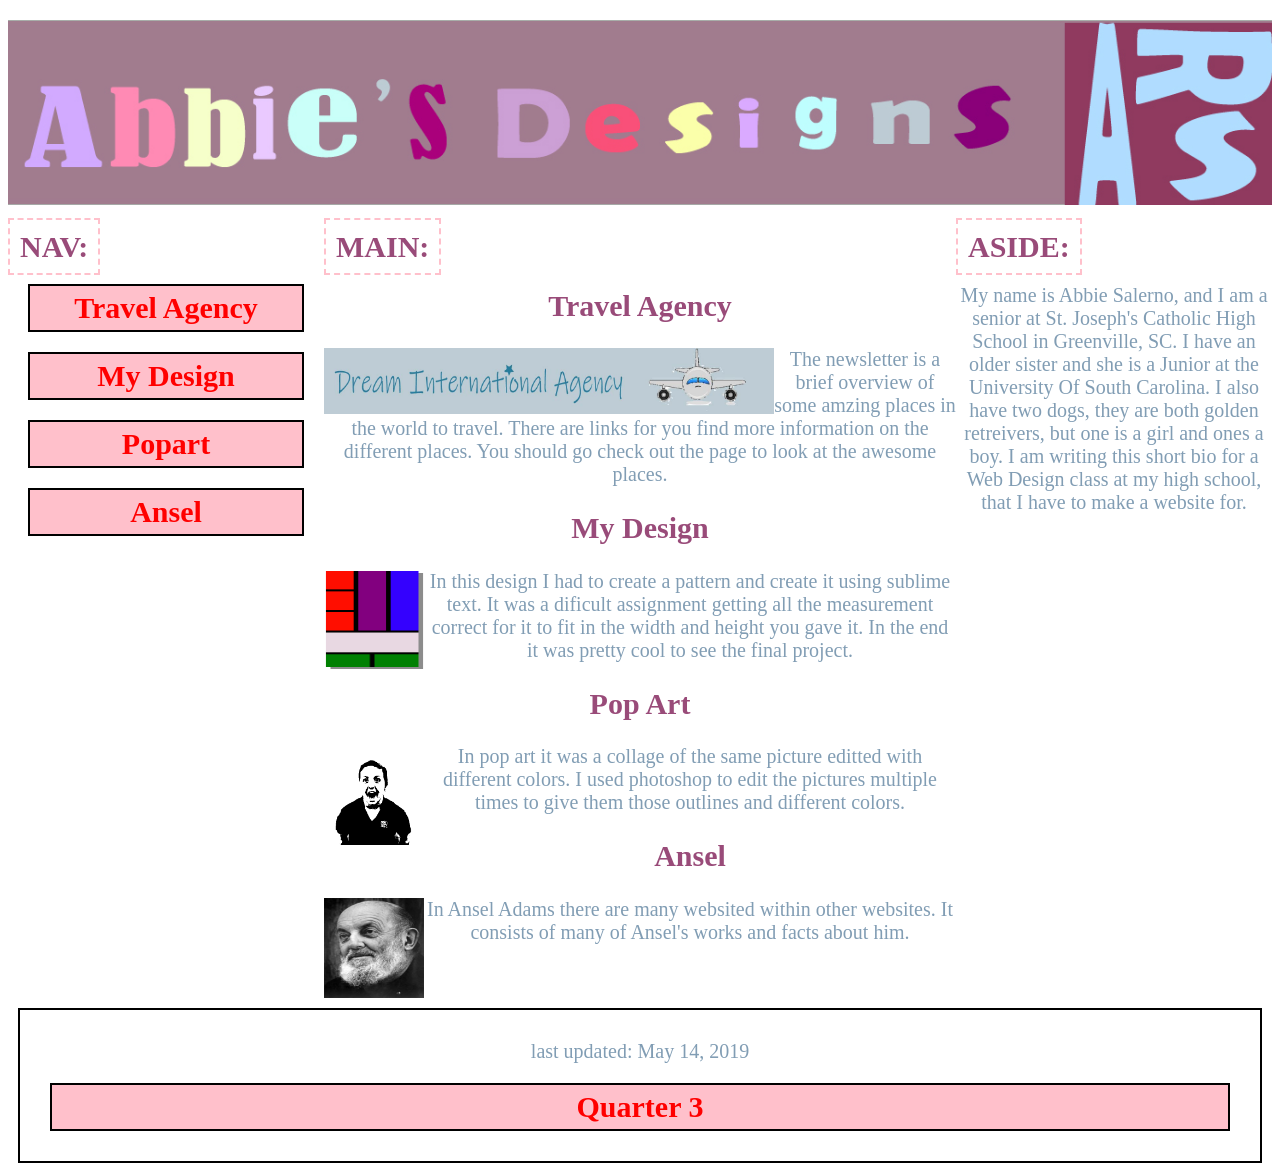
<file: index.html>
<!DOCTYPE html>
<html>
<head>
	<link rel="stylesheet" type="text/css" href="CSS/layoutstyle.css">
	<title></title>
</head>
<body>
	<header>
		<p> <img src="images/mylogo.jpg"> </p>
	</header>
	<div class="flex-container">
		<div class="c1">
			<nav>
			<h1> NAV: </h1>
			<a href="travelagency.html" target="_blank"> Travel Agency </a>
			<a href="mydesign1.html" target="_blank"> My Design </a>
			<a href="popart.html" target="_blank"> Popart </a>
			<a href="ansel.html" target="_blank"> Ansel </a>
			</nav>
		</div>
		<div class="c2">
			<h1> MAIN: </h1>
			<h2 class="h2">	Travel Agency </h2>
			<img src="images/travelagency-01.jpg" class="img left">
			<p> The newsletter is a brief overview of some amzing places in the world to travel. There are links for you find more information on the different places. You should go check out the page to look at the awesome places. </p>
			<h2 class="h2"> My Design </h2>
			<img src="images/mydesign.jpg" class="pic left">
			<p> In this design I had to create a pattern and create it using sublime text. It was a dificult assignment getting all the measurement correct for it to fit in the width and height you gave it. In the end it was pretty cool to see the final project. </p>
			<h2 class="h2"> Pop Art </h2>
			<img src="images/popart1.jpg" class="pic left">
			<p> In pop art it was a collage of the same picture editted with different colors. I used photoshop to edit the pictures multiple times to give them those outlines and different colors. </p>
			<h2 class="h2"> Ansel </h2>
			<img src="images/A.jpg" class="pic left">
			<p> In Ansel Adams there are many websited within other websites. It consists of many of Ansel's works and facts about him. </p>
				
		</div>
		<div class="c3">
			<h1 > ASIDE: </h1>
			<p> My name is Abbie Salerno, and I am a senior at St. Joseph's Catholic High School in Greenville, SC. I have an older sister and she is a Junior at the University Of South Carolina. I also have two dogs, they are both golden retreivers, but one is a girl and ones a boy. I am writing this short bio for a Web Design class at my high school, that I have to make a website for. </p>
		</div>
	</div>
	<footer> <p> last updated: May 14, 2019</p>
	 <a href="../q3/index.html">Quarter 3</a> </footer>

</body>
</html>
</file>
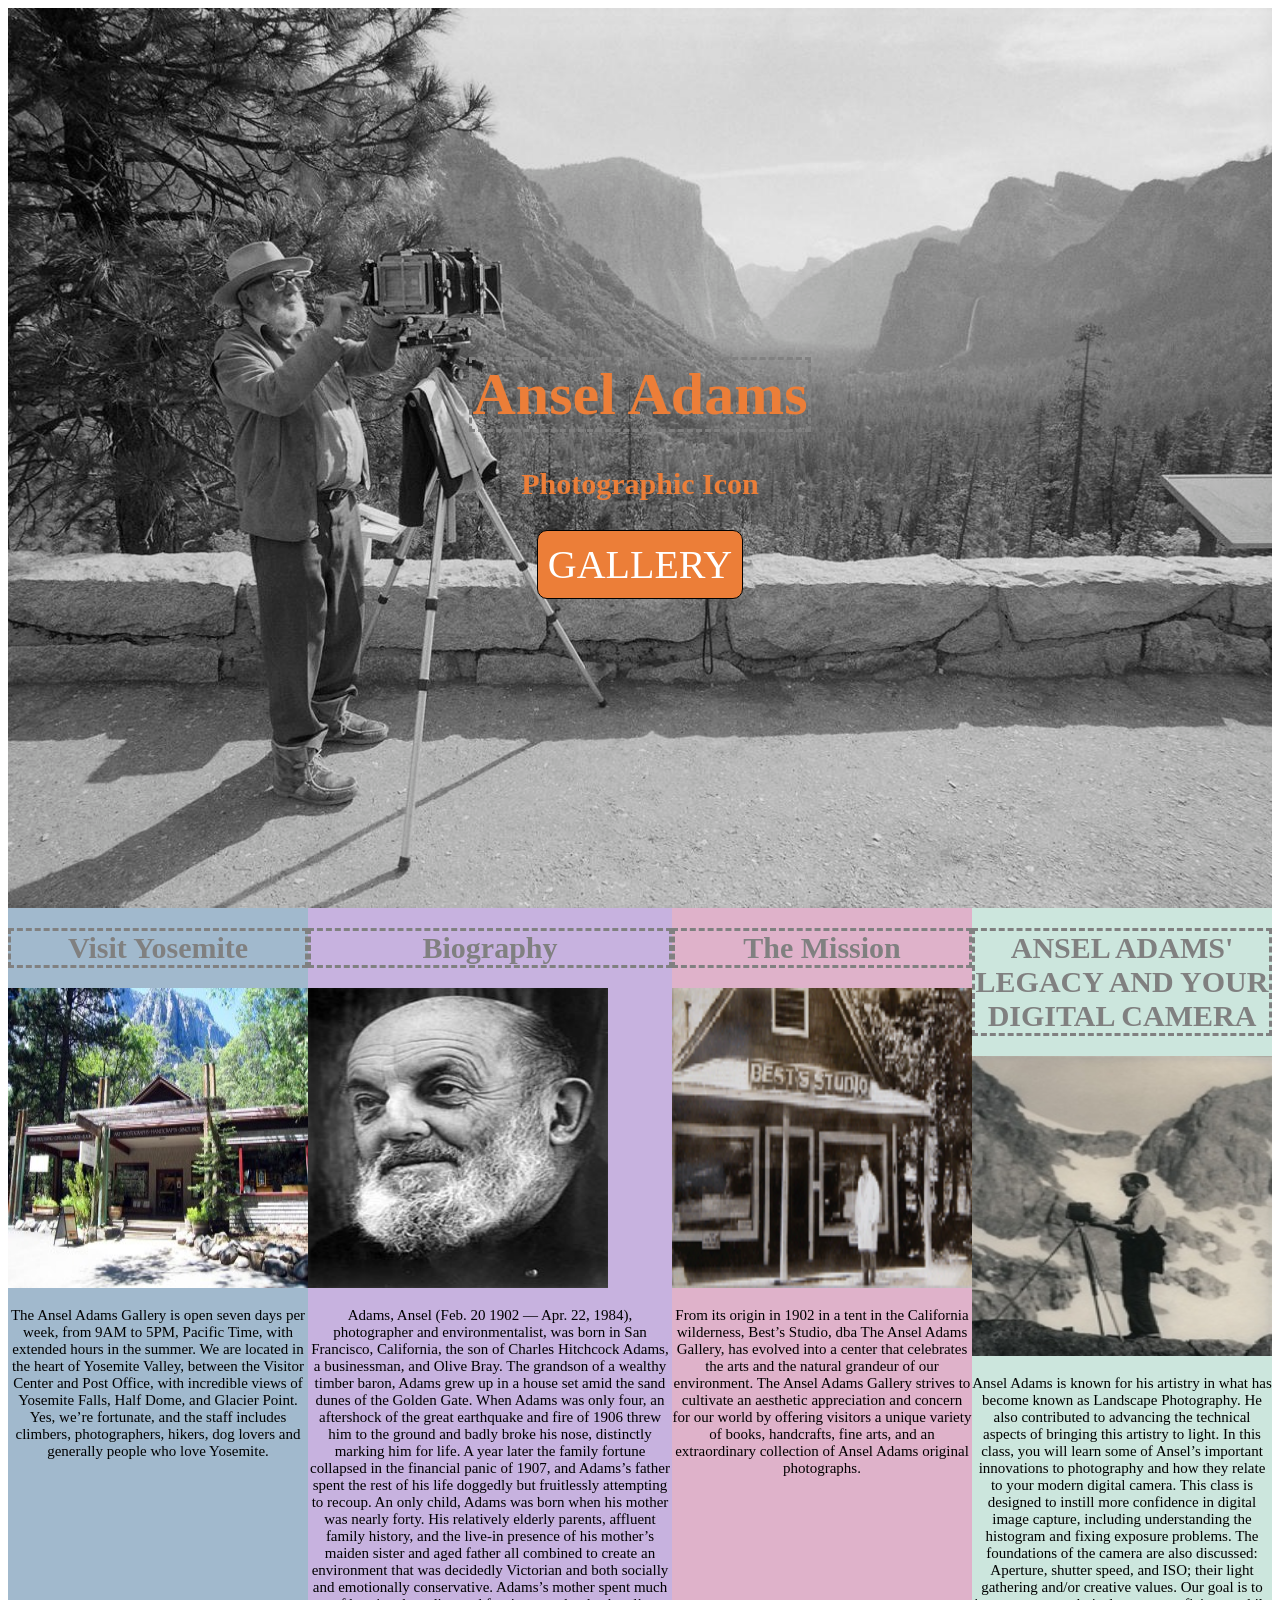
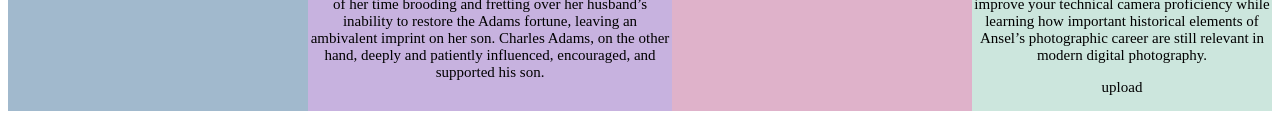
<file: aboutpage.html>
<!DOCTYPE html>
<html>
<head>
	<link rel="stylesheet" type="text/css" href="CSS/aboutpage.css">
	<title> About Page </title>
</head>
<body>
	<header class="bphoto">
		<h1 class="button1"> Ansel Adams </h1>
		<h2 class="button2"> Photographic Icon </h2>
		<a href="#" class="button"> gallery </a>
	</header>
<div class="flexcontainer">
	<div class="F1">
		<h1> Visit Yosemite </h1>
		<img src="images/AA.jpg">
		<p> The Ansel Adams Gallery is open seven days per week, from 9AM to 5PM, Pacific Time, with extended hours in the summer. We are located in the heart of Yosemite Valley, between the Visitor Center and Post Office, with incredible views of Yosemite Falls, Half Dome, and Glacier Point. Yes, we’re fortunate, and the staff includes climbers, photographers, hikers, dog lovers and generally people who love Yosemite. </p>
	</div>
	<div class="F2">
		<h1> Biography </h1>
		<img src="images/A.jpg">
		<p> Adams, Ansel (Feb. 20 1902 — Apr. 22, 1984), photographer and environmentalist, was born in San Francisco, California, the son of Charles Hitchcock Adams, a businessman, and Olive Bray. The grandson of a wealthy timber baron, Adams grew up in a house set amid the sand dunes of the Golden Gate. When Adams was only four, an aftershock of the great earthquake and fire of 1906 threw him to the ground and badly broke his nose, distinctly marking him for life. A year later the family fortune collapsed in the financial panic of 1907, and Adams’s father spent the rest of his life doggedly but fruitlessly attempting to recoup. An only child, Adams was born when his mother was nearly forty. His relatively elderly parents, affluent family history, and the live-in presence of his mother’s maiden sister and aged father all combined to create an environment that was decidedly Victorian and both socially and emotionally conservative. Adams’s mother spent much of her time brooding and fretting over her husband’s inability to restore the Adams fortune, leaving an ambivalent imprint on her son. Charles Adams, on the other hand, deeply and patiently influenced, encouraged, and supported his son.</p>
	</div>
	<div class="F3">
		<h1> The Mission </h1>
		<img src="images/B.jpg">
		<p> From its origin in 1902 in a tent in the California wilderness, Best’s Studio, dba The Ansel Adams Gallery, has evolved into a center that celebrates the arts and the natural grandeur of our environment. The Ansel Adams Gallery strives to cultivate an aesthetic appreciation and concern for our world by offering visitors a unique variety of books, handcrafts, fine arts, and an extraordinary collection of Ansel Adams original photographs. </p>
	</div>
	<div class="F4">
		<h1> ANSEL ADAMS' LEGACY AND YOUR DIGITAL CAMERA </h1>
		<img src="images/L.jpg">
		<p> Ansel Adams is known for his artistry in what has become known as Landscape Photography. He also contributed to advancing the technical aspects of bringing this artistry to light. In this class, you will learn some of Ansel’s important innovations to photography and how they relate to your modern digital camera. This class is designed to instill more confidence in digital image capture, including understanding the histogram and fixing exposure problems. The foundations of the camera are also discussed: Aperture, shutter speed, and ISO; their light gathering and/or creative values. Our goal is to improve your technical camera proficiency while learning how important historical elements of Ansel’s photographic career are still relevant in modern digital photography. </p>
		<p> upload </p>
	</div>
</div>

</body>
</html>
</file>
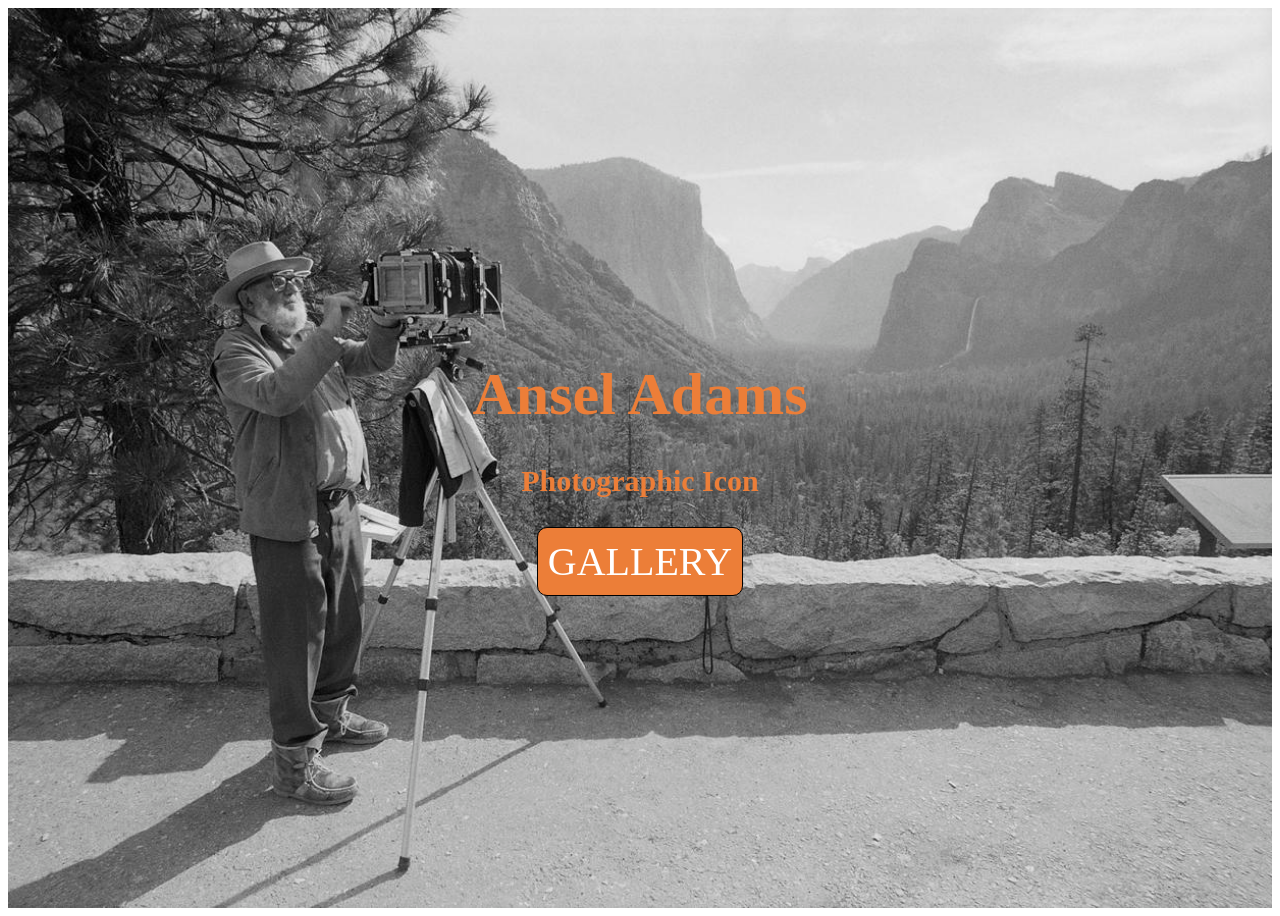
<file: ansel.html>
<!DOCTYPE html>
<html>
<head>
	<link rel="stylesheet" type="text/css" href="CSS/ansel.css">
	<title> Ansel </title>
</head>
<body>
	<header class="bphoto">
		<h1 class="button1"> Ansel Adams </h1>
		<h2 class="button2"> Photographic Icon </h2>
		<a href="#" class="button"> gallery </a>
	</header>

</body>
</html>
</file>
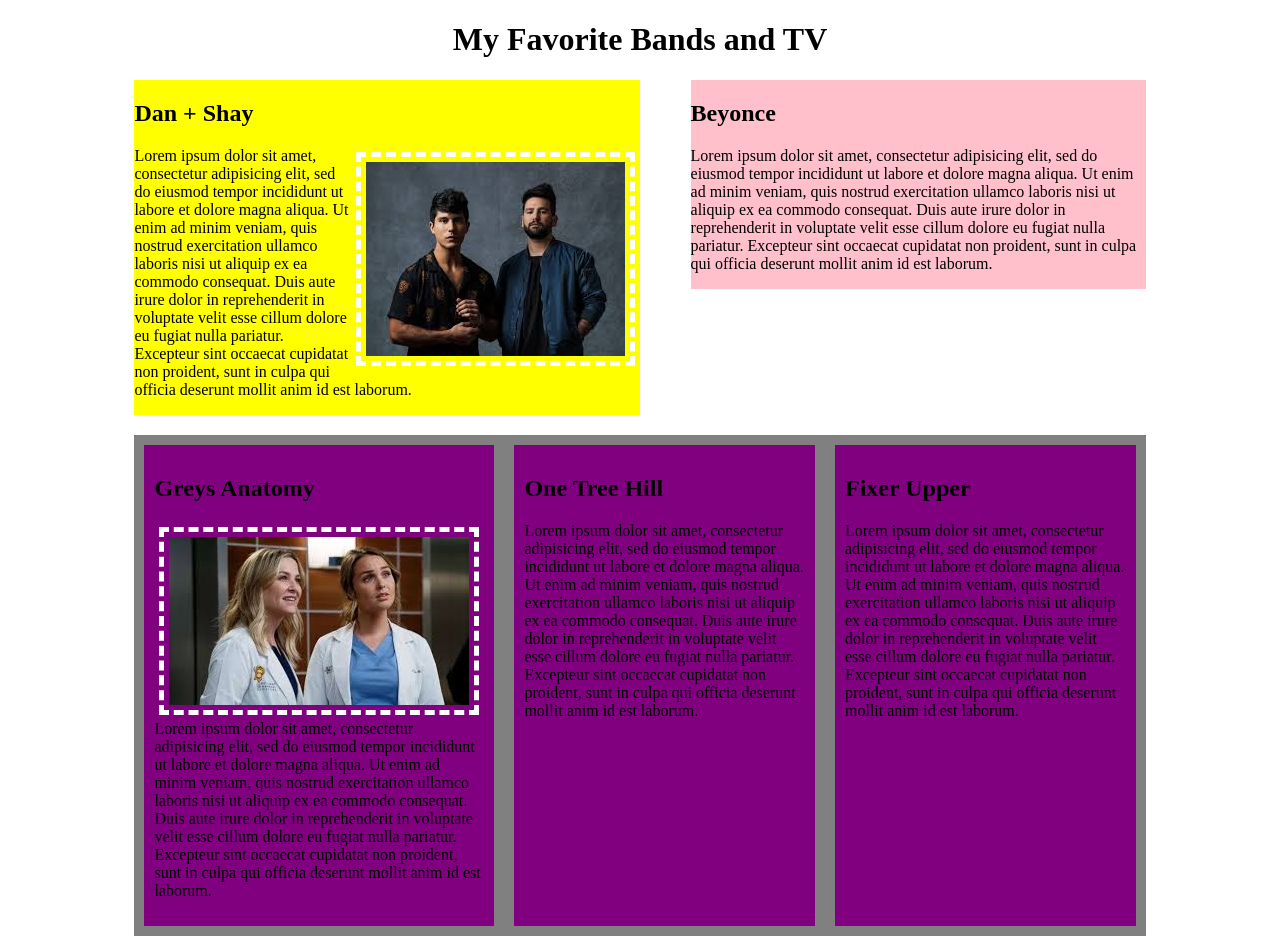
<file: flexbox.html>
<!DOCTYPE html>
<html>
<head>
	<link rel="stylesheet" type="text/css" href="CSS/flexbox.css">
	<title>flexbox</title>
</head>
<body>
<div class="wrapper">
	<h1> My Favorite Bands and TV </h1>
		<div class="cleared">
		<div class="leftcol"> 
			<h2> Dan + Shay </h2>
			<img src="images/d and s.jfif">
			 <p> Lorem ipsum dolor sit amet, consectetur adipisicing elit, sed do eiusmod
			tempor incididunt ut labore et dolore magna aliqua. Ut enim ad minim veniam,
			quis nostrud exercitation ullamco laboris nisi ut aliquip ex ea commodo
			consequat. Duis aute irure dolor in reprehenderit in voluptate velit esse
			cillum dolore eu fugiat nulla pariatur. Excepteur sint occaecat cupidatat non
			proident, sunt in culpa qui officia deserunt mollit anim id est laborum.</p>
			
		</div>
		<div class="rightcol">
			<h2> Beyonce </h2> <p> Lorem ipsum dolor sit amet, consectetur adipisicing elit, sed do eiusmod
			tempor incididunt ut labore et dolore magna aliqua. Ut enim ad minim veniam,
			quis nostrud exercitation ullamco laboris nisi ut aliquip ex ea commodo
			consequat. Duis aute irure dolor in reprehenderit in voluptate velit esse
			cillum dolore eu fugiat nulla pariatur. Excepteur sint occaecat cupidatat non
			proident, sunt in culpa qui officia deserunt mollit anim id est laborum.</p>
		</div>
		</div>
		<div class="flex-container">
			<div> 
				<h2> Greys Anatomy </h2>
				<img src="images/greys.jfif">
				 <p> Lorem ipsum dolor sit amet, consectetur adipisicing elit, sed do eiusmod
				tempor incididunt ut labore et dolore magna aliqua. Ut enim ad minim veniam,
				quis nostrud exercitation ullamco laboris nisi ut aliquip ex ea commodo
				consequat. Duis aute irure dolor in reprehenderit in voluptate velit esse
				cillum dolore eu fugiat nulla pariatur. Excepteur sint occaecat cupidatat non
				proident, sunt in culpa qui officia deserunt mollit anim id est laborum. </p>
				
			</div>
			<div>
				<h2> One Tree Hill </h2> <p> Lorem ipsum dolor sit amet, consectetur adipisicing elit, sed do eiusmod
				tempor incididunt ut labore et dolore magna aliqua. Ut enim ad minim veniam,
				quis nostrud exercitation ullamco laboris nisi ut aliquip ex ea commodo
				consequat. Duis aute irure dolor in reprehenderit in voluptate velit esse
				cillum dolore eu fugiat nulla pariatur. Excepteur sint occaecat cupidatat non
				proident, sunt in culpa qui officia deserunt mollit anim id est laborum. </p></div>
			<div>
				<h2> Fixer Upper </h2> <p> Lorem ipsum dolor sit amet, consectetur adipisicing elit, sed do eiusmod
				tempor incididunt ut labore et dolore magna aliqua. Ut enim ad minim veniam,
				quis nostrud exercitation ullamco laboris nisi ut aliquip ex ea commodo
				consequat. Duis aute irure dolor in reprehenderit in voluptate velit esse
				cillum dolore eu fugiat nulla pariatur. Excepteur sint occaecat cupidatat non
				proident, sunt in culpa qui officia deserunt mollit anim id est laborum.</p></div>
		</div>
</div>
</body>
</html>
</file>
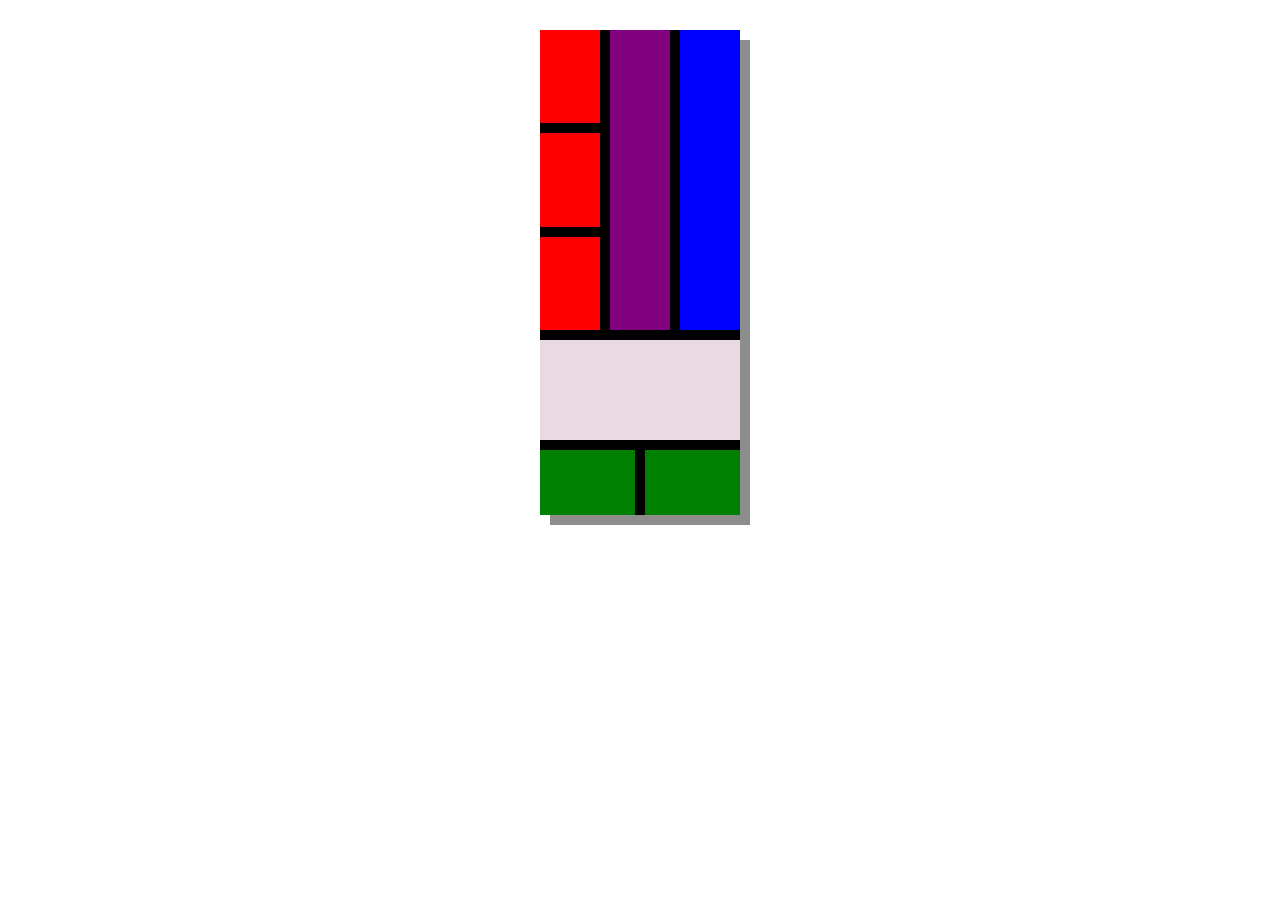
<file: mydesign1.html>
<!DOCTYPE html>
<html>
<head>
	<link rel="stylesheet" type="text/css" href="CSS/mydesign1.css">
	<title> my design </title>
</head>
<body>
	<div id="painting">
		<div id="row1">
			<div id="box1" class="blue right"></div>
			<div id="divider1" class="black right"></div>
			<div id="box2" class="purple right"></div>
			<div id="divider2" class="black right"></div>
				<div id="firstleftcolumn"></div>
					<div id="box3" class="red"></div>
					<div id="divider3" class="black"></div>
					<div id="box4" class="red"> </div>
					<div id="divider4" class="black"></div>
					<div id="box5" class="red"></div>
		</div>
			<div id="divider5" class="black"></div>
			<div id="box6"> </div>
			<div id="divider6" class="black"></div>
		<div id="box7" class="green right"></div>
		<div id="divider7" class="black right"></div>
		<div id="box8" class="green"></div>
	</div>
	 		
	 
</body>
</html>
</file>
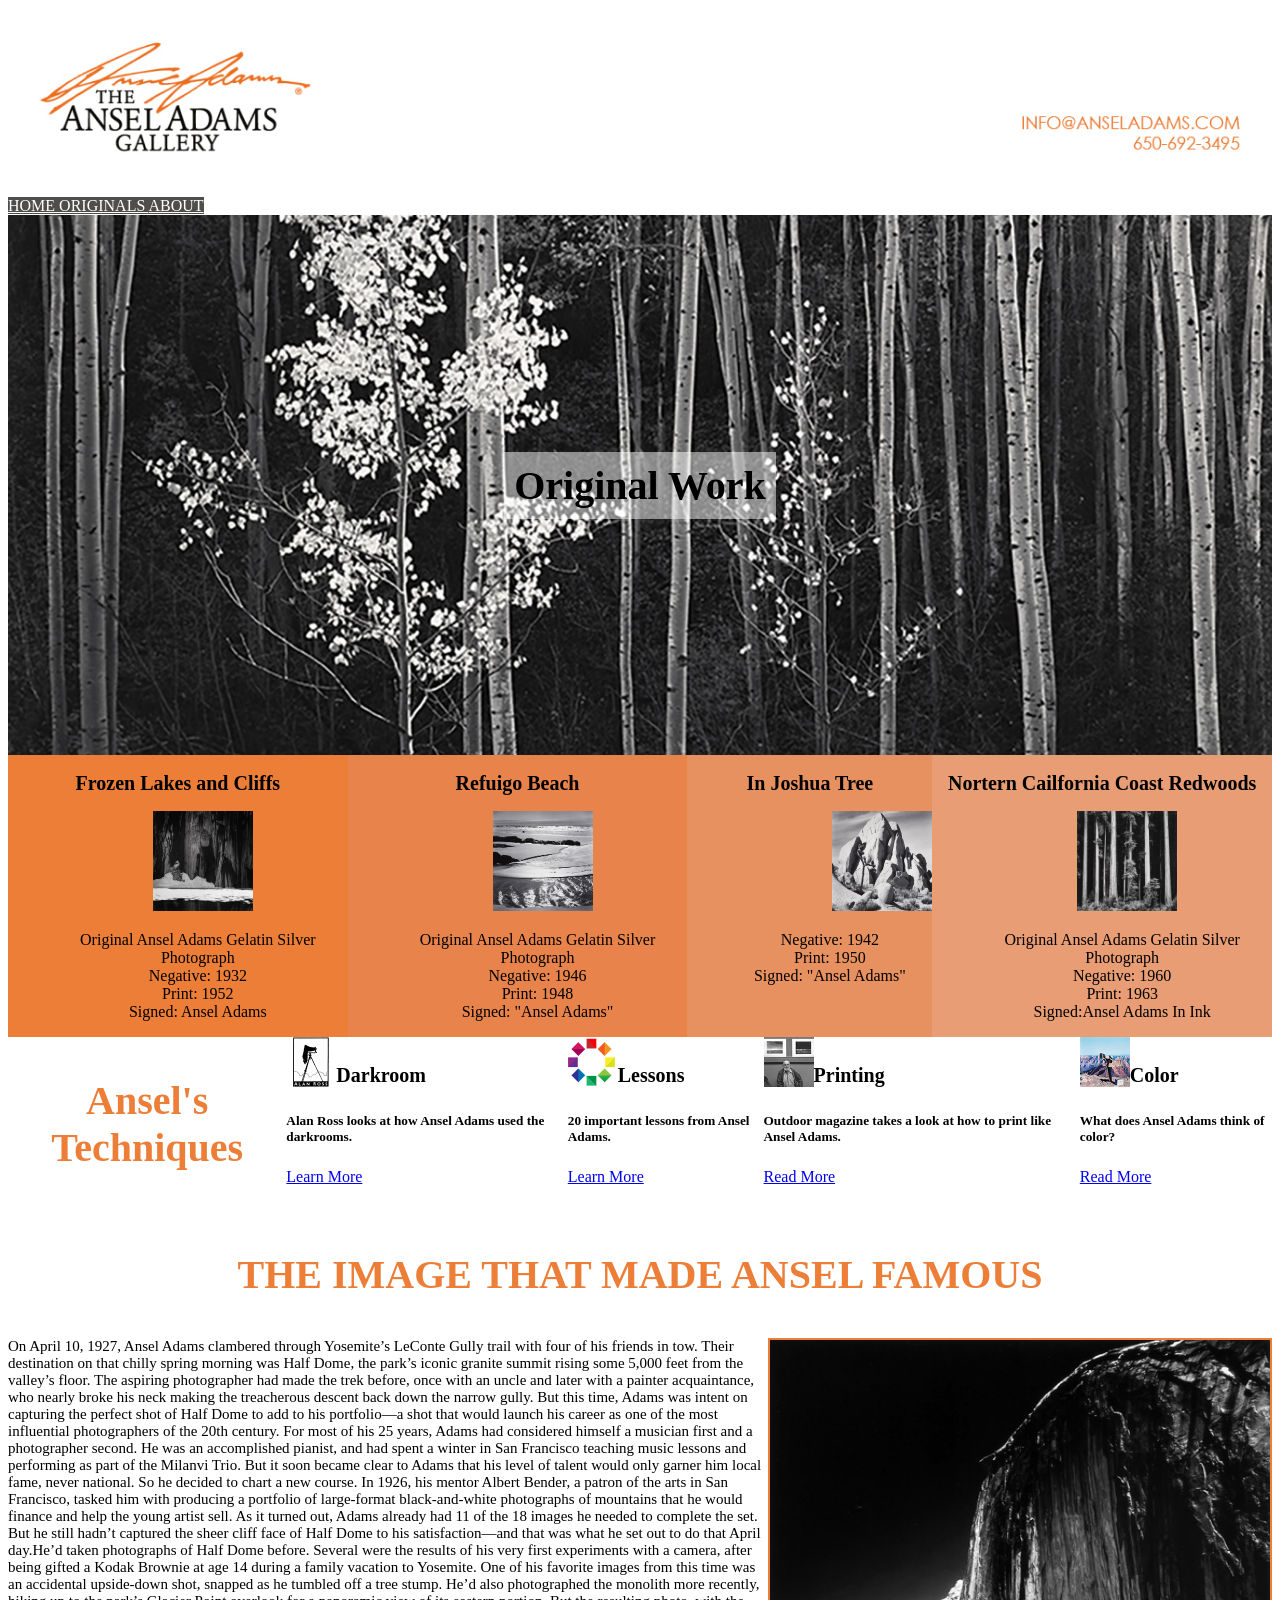
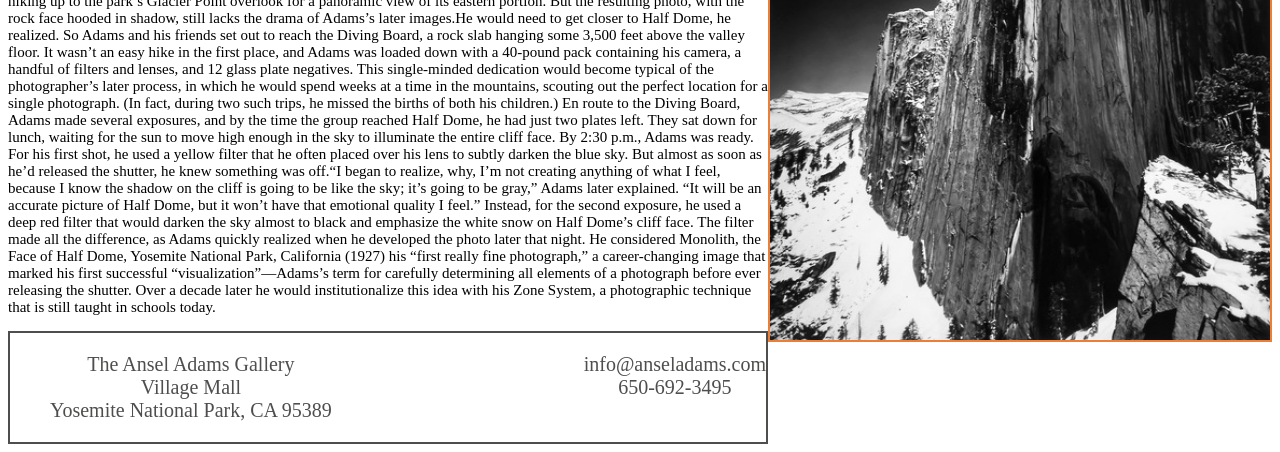
<file: originalpage.html>
<!DOCTYPE html>
<html>
<head>
	<link rel="stylesheet" type="text/css" href="CSS/originalpage.css">
	<title> Original Page </title>
</head>
<body>
	<header> 
		<img src="images/header.jpg">
			<nav> 
		<a href="ansel.html" target="_blank" class="nav"> HOME </a>
		<a href="originalpage.html" target="_blank" class="nav"> ORIGINALS </a>
		<a href="aboutpage.html" target="_blank" class="nav"> ABOUT </a>
	</nav>
	</header>


<div class="flex-container bphoto">
	<h1 class="button"> Original Work </h1>
	</div>
<div class="flex-container2">
	<div class="L1">
		<h2> Frozen Lakes and Cliffs </h2>
		<img src="images/lake.jpg" class="img">
		 <ul>
		 	<li> Original Ansel Adams Gelatin Silver Photograph </li>
			<li> Negative: 1932 </li>
		 	<li>Print: 1952 </li>
		 	<li> Signed: Ansel Adams</li>
		 </ul>
	</div>
	<div class="L2">
		<h2> Refuigo Beach </h2>
		<img src="images/refugio.jpg" class="img">
		<ul>
			<li> Original Ansel Adams Gelatin Silver Photograph </li>
			<li> Negative: 1946 </li>
			<li> Print: 1948 </li>
			<li> Signed: "Ansel Adams" </li>
		</ul>
	</div>
	<div class="L3">
		<h2> In Joshua Tree </h2>
		<img src="images/joshua.jpg" class="img">
		<ul>
			<li> Negative: 1942 </li>
			<li> Print: 1950</li>
			<li> Signed: "Ansel Adams" </li>
		</ul>
	</div>
	<div class="L4">
		<h2> Nortern Cailfornia Coast Redwoods </h2>
		<img src="images/redwood.jpg" class="img">
		<ul>
			<li>  Original Ansel Adams Gelatin Silver Photograph </li>
			<li> Negative: 1960 </li>
			<li> Print: 1963 </li>
			<li> Signed:Ansel Adams In Ink </li>
		</ul>
	</div>
</div>
</div>
	<div class="flexcontainer3">
		<h3> Ansel's Techniques </h3>
		<div class="B1">
			<img src="images/alan.png" class="pic">
			<h4> Darkroom </h4>
			<h5> Alan Ross looks at how Ansel Adams used the darkrooms. </h5>
			<a href="https://www.google.com/url?q=https%3A%2F%2Fwww.alanrossphotography.com%2Fansel-adams%2Fin-the-darkroom-with-ansel-adams%2F&sa=D&sntz=1&usg=AFQjCNGeQbS97Yoj5vZ6kxN0POw-J9A72w"> Learn More </a>
		</div>
		<div class="B2">
			<img src="images/expert.jpg" class="pic">
			<h4> Lessons </h4>
			<h5> 20 important lessons from Ansel Adams.</h5>
			<a href="https://www.google.com/url?q=https%3A%2F%2Fexpertphotography.com%2F10-photography-lessons-from-ansel-adams%2F&sa=D&sntz=1&usg=AFQjCNHWeyn8PHB4o3pkoGKVRZ90UR7WzQ"> Learn More </a>
		</div>
		<div class="B3">
			<img src="images/darkroom.jpg" class="pic">
			<h4> Printing </h4>
			<h5> Outdoor magazine takes a look at how to print like Ansel Adams. </h5>
			<a href="https://www.google.com/url?q=https%3A%2F%2Fwww.outdoorphotographer.com%2Ftips-techniques%2Fprinting-output%2Fprint-like-ansel-adams%2F&sa=D&sntz=1&usg=AFQjCNE8RzE_oo1C02z8m75MU7J-XyLyUA"> Read More </a>
		</div>
		<div class="B4">
			<img src="images/anselcolor.jpg" class="pic">
			<h4> Color </h4>
			<h5> What does Ansel Adams think of color?</h5>
			<a href="https://www.google.com/url?q=https%3A%2F%2Fwww.smithsonianmag.com%2Farts-culture%2Fansel-adams-in-color-145315674%2F&sa=D&sntz=1&usg=AFQjCNGgYRD-Go3CgpKRPWXgw2KHzsCJkg"> Read More </a>
		</div>
	</div>
	<div class="flexcontainer4">
		<h3> THE IMAGE THAT MADE ANSEL FAMOUS </h3>
			<img src="images/halfdome.jpg" class="img1">
		<p> On April 10, 1927, Ansel Adams clambered through Yosemite’s LeConte Gully trail with four of his friends in tow. Their destination on that chilly spring morning was Half Dome, the park’s iconic granite summit rising some 5,000 feet from the valley’s floor.
The aspiring photographer had made the trek before, once with an uncle and later with a painter acquaintance, who nearly broke his neck making the treacherous descent back down the narrow gully. But this time, Adams was intent on capturing the perfect shot of Half Dome to add to his portfolio—a shot that would launch his career as one of the most influential photographers of the 20th century. For most of his 25 years, Adams had considered himself a musician first and a photographer second. He was an accomplished pianist, and had spent a winter in San Francisco teaching music lessons and performing as part of the Milanvi Trio. But it soon became clear to Adams that his level of talent would only garner him local fame, never national. So he decided to chart a new course. In 1926, his mentor Albert Bender, a patron of the arts in San Francisco, tasked him with producing a portfolio of large-format black-and-white photographs of mountains that he would finance and help the young artist sell. As it turned out, Adams already had 11 of the 18 images he needed to complete the set. But he still hadn’t captured the sheer cliff face of Half Dome to his satisfaction—and that was what he set out to do that April day.He’d taken photographs of Half Dome before. Several were the results of his very first experiments with a camera, after being gifted a Kodak Brownie at age 14 during a family vacation to Yosemite. One of his favorite images from this time was an accidental upside-down shot, snapped as he tumbled off a tree stump. He’d also photographed the monolith more recently, hiking up to the park’s Glacier Point overlook for a panoramic view of its eastern portion. But the resulting photo, with the rock face hooded in shadow, still lacks the drama of Adams’s later images.He would need to get closer to Half Dome, he realized. So Adams and his friends set out to reach the Diving Board, a rock slab hanging some 3,500 feet above the valley floor. It wasn’t an easy hike in the first place, and Adams was loaded down with a 40-pound pack containing his camera, a handful of filters and lenses, and 12 glass plate negatives. This single-minded dedication would become typical of the photographer’s later process, in which he would spend weeks at a time in the mountains, scouting out the perfect location for a single photograph. (In fact, during two such trips, he missed the births of both his children.) En route to the Diving Board, Adams made several exposures, and by the time the group reached Half Dome, he had just two plates left. They sat down for lunch, waiting for the sun to move high enough in the sky to illuminate the entire cliff face. By 2:30 p.m., Adams was ready. For his first shot, he used a yellow filter that he often placed over his lens to subtly darken the blue sky. But almost as soon as he’d released the shutter, he knew something was off.“I began to realize, why, I’m not creating anything of what I feel, because I know the shadow on the cliff is going to be like the sky; it’s going to be gray,” Adams later explained. “It will be an accurate picture of Half Dome, but it won’t have that emotional quality I feel.” Instead, for the second exposure, he used a deep red filter that would darken the sky almost to black and emphasize the white snow on Half Dome’s cliff face. The filter made all the difference, as Adams quickly realized when he developed the photo later that night. He considered Monolith, the Face of Half Dome, Yosemite National Park, California (1927) his “first really fine photograph,” a career-changing image that marked his first successful “visualization”—Adams’s term for carefully determining all elements of a photograph before ever releasing the shutter. Over a decade later he would institutionalize this idea with his Zone System, a photographic technique that is still taught in schools today. </p>
	</div>
	<footer> 
		<div class="flexcontainer5">
			<ul class="ul">
				<li> The Ansel Adams Gallery </li>
				<li> Village Mall </li>
				<li> Yosemite National Park, CA 95389 </li>
			</ul>
			<ul class="ul1">
				<li> info@anseladams.com </li>
				<li> 650-692-3495 </li>
			</ul>

		</div>
	</footer>


</body>
</html>
</file>
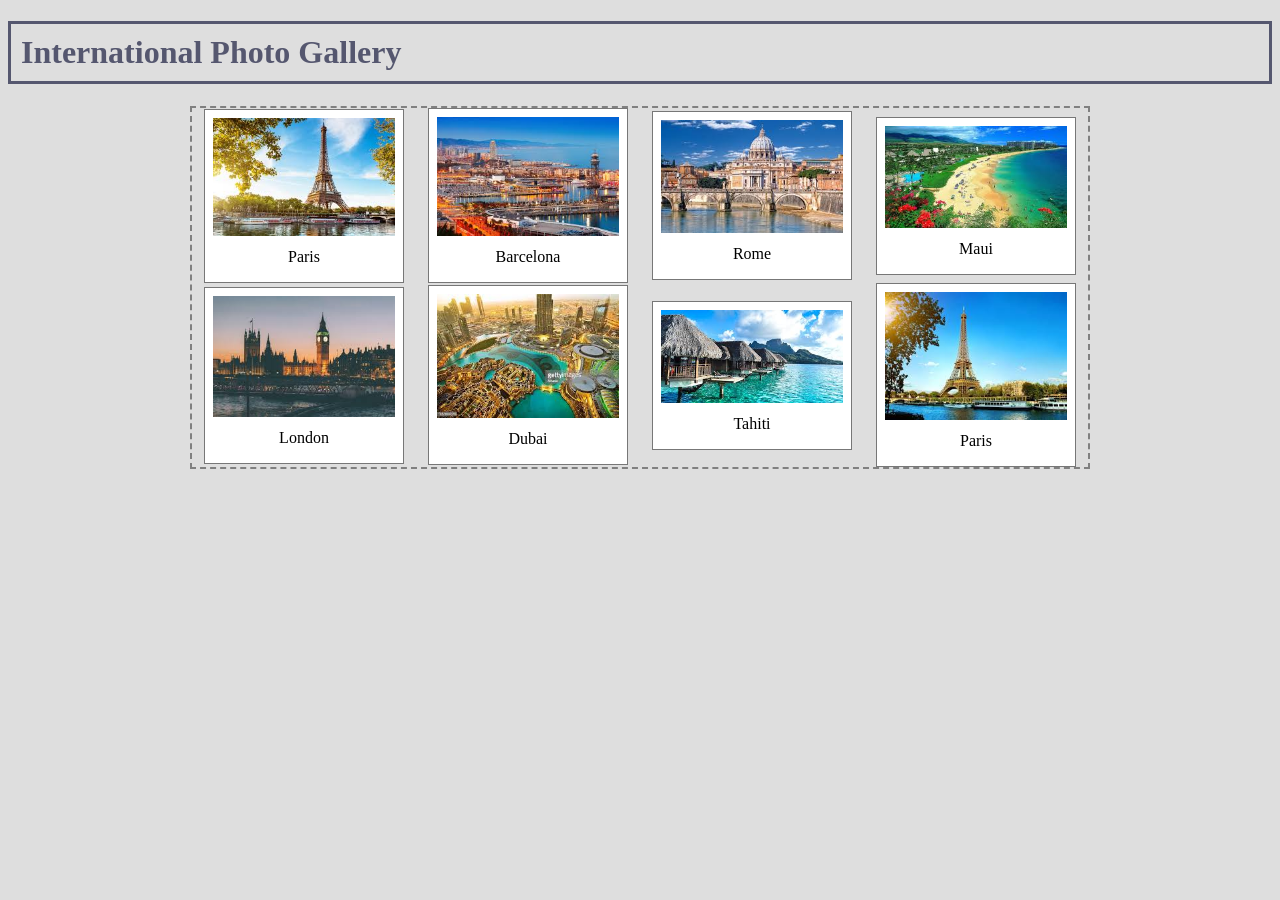
<file: photogallery.html>
<!DOCTYPE html>
<html>
<head>
	<link rel="stylesheet" type="text/css" href="CSS/photogallery.css">
	<title> Photo Gallery </title>
</head>
<body>
	<h1> International Photo Gallery </h1>
	<div class="gallery">
	<figure>
		<img src="images/paris1.jfif">
		<figcaption>
			Paris
		</figcaption>
	</figure>
	<figure>
		<img src="images/barcelona.jfif">
		<figcaption>
			Barcelona
		</figcaption>
	</figure>
		<figure>
		<img src="images/rome.jfif">
		<figcaption>
			Rome
		</figcaption>
	</figure>
		<figure>
		<img src="images/maui.jfif">
		<figcaption>
			Maui
		</figcaption>
	</figure>
		<figure>
		<img src="images/london.jfif">
		<figcaption>
			London
		</figcaption>
	</figure>
		<figure>
		<img src="images/dubai.jfif">
		<figcaption>
			Dubai
		</figcaption>
	</figure>
		<figure>
		<img src="images/tahiti.jfif">
		<figcaption>
			Tahiti
		</figcaption>
	</figure>
		<figure>
		<img src="images/paris.jfif">
		<figcaption>
			Paris
		</figcaption>
	</figure>
	</div>

</body>
</html>
</file>
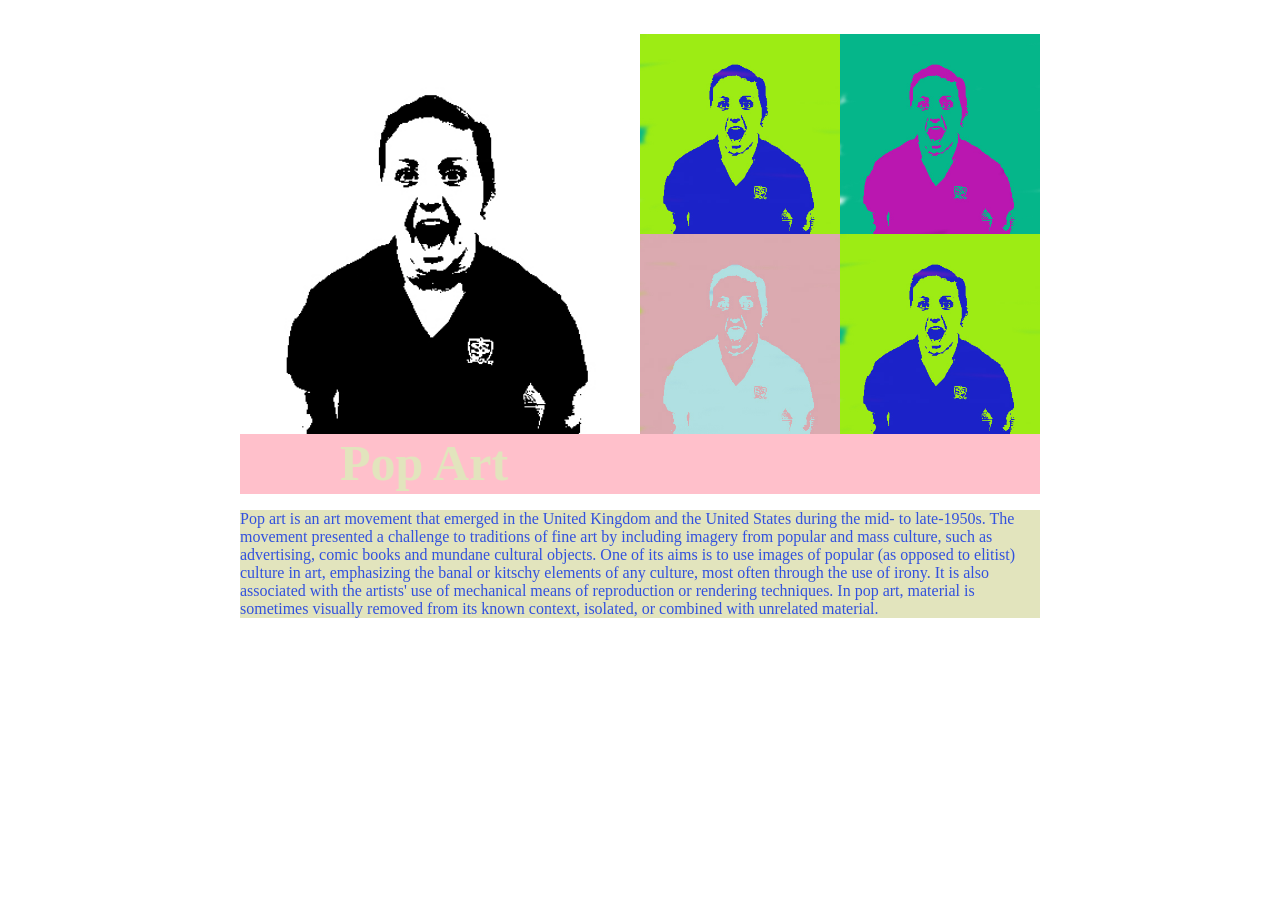
<file: popart.html>
<!DOCTYPE html>
<html>
<head>
	<link rel="stylesheet" type="text/css" href="CSS/popart.css">
	<title></title>
</head>
<body>
	<div id="painting">
	<div id="columnone" class="right">
		<img id="box1"src="images/popart2.jpg" class="right">
		<img id="box1"src="images/popart3.jpg" class="right"> 
	</div>
	<div id="columntwo" class="right">
		<img id="box1" src="images/popart3.jpg" class="right">
		<img id="box1" src="images/popart4.jpg" class="right">
	</div>
	 <img id="box2" src="images/popart1.jpg" class="right">
	 <h1> Pop Art </h1>
	</div>
	<div id="paragraph"> 
		<p> Pop art is an art movement that emerged in the United Kingdom and the United States during the mid- to late-1950s. The movement presented a challenge to traditions of fine art by including imagery from popular and mass culture, such as advertising, comic books and mundane cultural objects. One of its aims is to use images of popular (as opposed to elitist) culture in art, emphasizing the banal or kitschy elements of any culture, most often through the use of irony. It is also associated with the artists' use of mechanical means of reproduction or rendering techniques. In pop art, material is sometimes visually removed from its known context, isolated, or combined with unrelated material. </p>
	</div>

</body>
</html>
</file>
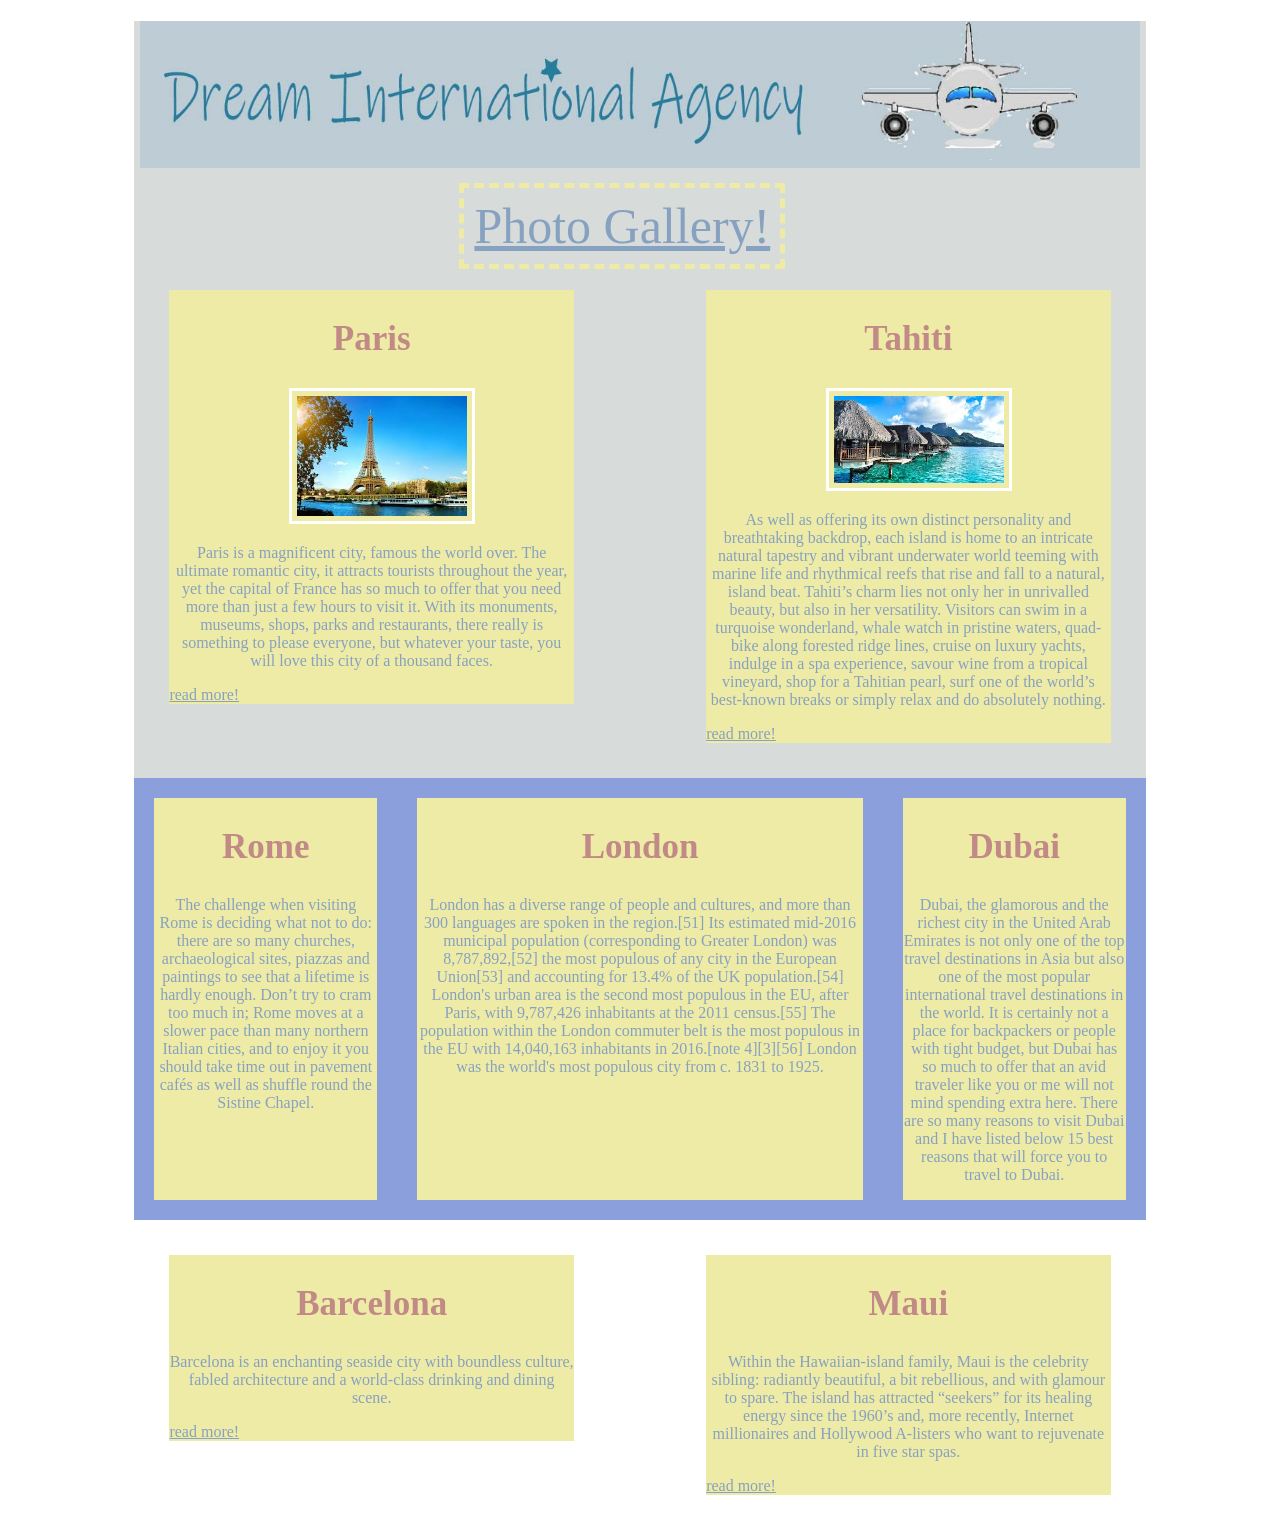
<file: travelagency.html>
<!DOCTYPE html>
<html>
<head>
	<link rel="stylesheet" type="text/css" href="CSS/travelagency.css">
	<title> Travel Agency</title>
</head>
<body>
<div class="wrapper">
	<header>
	 <h1> <img src="images/travelagency-01.jpg"> </h1>
	</header>
	<a href="file:///C:/Users/sjcsweb/Documents/GitHub/quarter4/photogallery.html" class="photo"> Photo Gallery! </a>
			<div class="cleared">
			<div class="leftcol"> 
			<h2 class="h2"> Paris </h2>
			<img src="images/paris.jfif" class="img1">
			 <p> Paris is a magnificent city, famous the world over. The ultimate romantic city, it attracts tourists throughout the year, yet the capital of France has so much to offer that you need more than just a few hours to visit it. With its monuments, museums, shops, parks and restaurants, there really is something to please everyone, but whatever your taste, you will love this city of a thousand faces.</p>
			<a href="file:///C:/Users/sjcsweb/Documents/GitHub/quarter4/travelagency2.html">read more! </a>
			</div>
		<div class="rightcol">
			<h2 class="h2"> Tahiti </h2> 
			<img src="images/tahiti.jfif" class="img1">
			<p> As well as offering its own distinct personality and breathtaking backdrop, each island is home to an intricate natural tapestry and vibrant underwater world teeming with marine life and rhythmical reefs that rise and fall to a natural, island beat. Tahiti’s charm lies not only her in unrivalled beauty, but also in her versatility. Visitors can swim in a turquoise wonderland, whale watch in pristine waters, quad-bike along forested ridge lines, cruise on luxury yachts, indulge in a spa experience, savour wine from a tropical vineyard, shop for a Tahitian pearl, surf one of the world’s best-known breaks or simply relax and do absolutely nothing.</p>
			<a href="file:///C:/Users/sjcsweb/Documents/GitHub/quarter4/travelagency2.html"> read more!</a>
		</div>
		</div>
	<div class="flex-container">
		<div class="c1">
			<h2 class="h2"> Rome </h2>
				<p> The challenge when visiting Rome is deciding what not to do: there are so many churches, archaeological sites, piazzas and paintings to see that a lifetime is hardly enough. Don’t try to cram too much in; Rome moves at a slower pace than many northern Italian cities, and to enjoy it you should take time out in pavement cafés as well as shuffle round the Sistine Chapel. </p>
		</div>
		<div class="c2">
			<h2 class="h2"> London </h2>
				<p> London has a diverse range of people and cultures, and more than 300 languages are spoken in the region.[51] Its estimated mid-2016 municipal population (corresponding to Greater London) was 8,787,892,[52] the most populous of any city in the European Union[53] and accounting for 13.4% of the UK population.[54] London's urban area is the second most populous in the EU, after Paris, with 9,787,426 inhabitants at the 2011 census.[55] The population within the London commuter belt is the most populous in the EU with 14,040,163 inhabitants in 2016.[note 4][3][56] London was the world's most populous city from c. 1831 to 1925. </p>
		</div>
		<div class="c3">
			<h2 class="h2"> Dubai </h2>
				<p> Dubai, the glamorous and the richest city in the United Arab Emirates is not only one of the top travel destinations in Asia but also one of the most popular international travel destinations in the world. It is certainly not a place for backpackers or people with tight budget, but Dubai has so much to offer that an avid traveler like you or me will not mind spending extra here. There are so many reasons to visit Dubai and I have listed below 15 best reasons that will force you to travel to Dubai. </p>
		</div>
	</div>
	<div class="leftcol">
	<h2 class="h2"> Barcelona </h2>
		<p> Barcelona is an enchanting seaside city with boundless culture, fabled architecture and a world-class drinking and dining scene. </p>
			<a href="file:///C:/Users/sjcsweb/Documents/GitHub/quarter4/travelagency3.html"> read more!</a>
	</div>
	<div class="rightcol">
	<h2 class="h2"> Maui </h2>
		<p> Within the Hawaiian-island family, Maui is the celebrity sibling: radiantly beautiful, a bit rebellious, and with glamour to spare. The island has attracted “seekers” for its healing energy since the 1960’s and, more recently, Internet millionaires and Hollywood A-listers who want to rejuvenate in five star spas. </p>
			<a href="file:///C:/Users/sjcsweb/Documents/GitHub/quarter4/travelagency3.html"> read more!</a>
	</div>
		
</div>
	

</body>
</html>
</file>
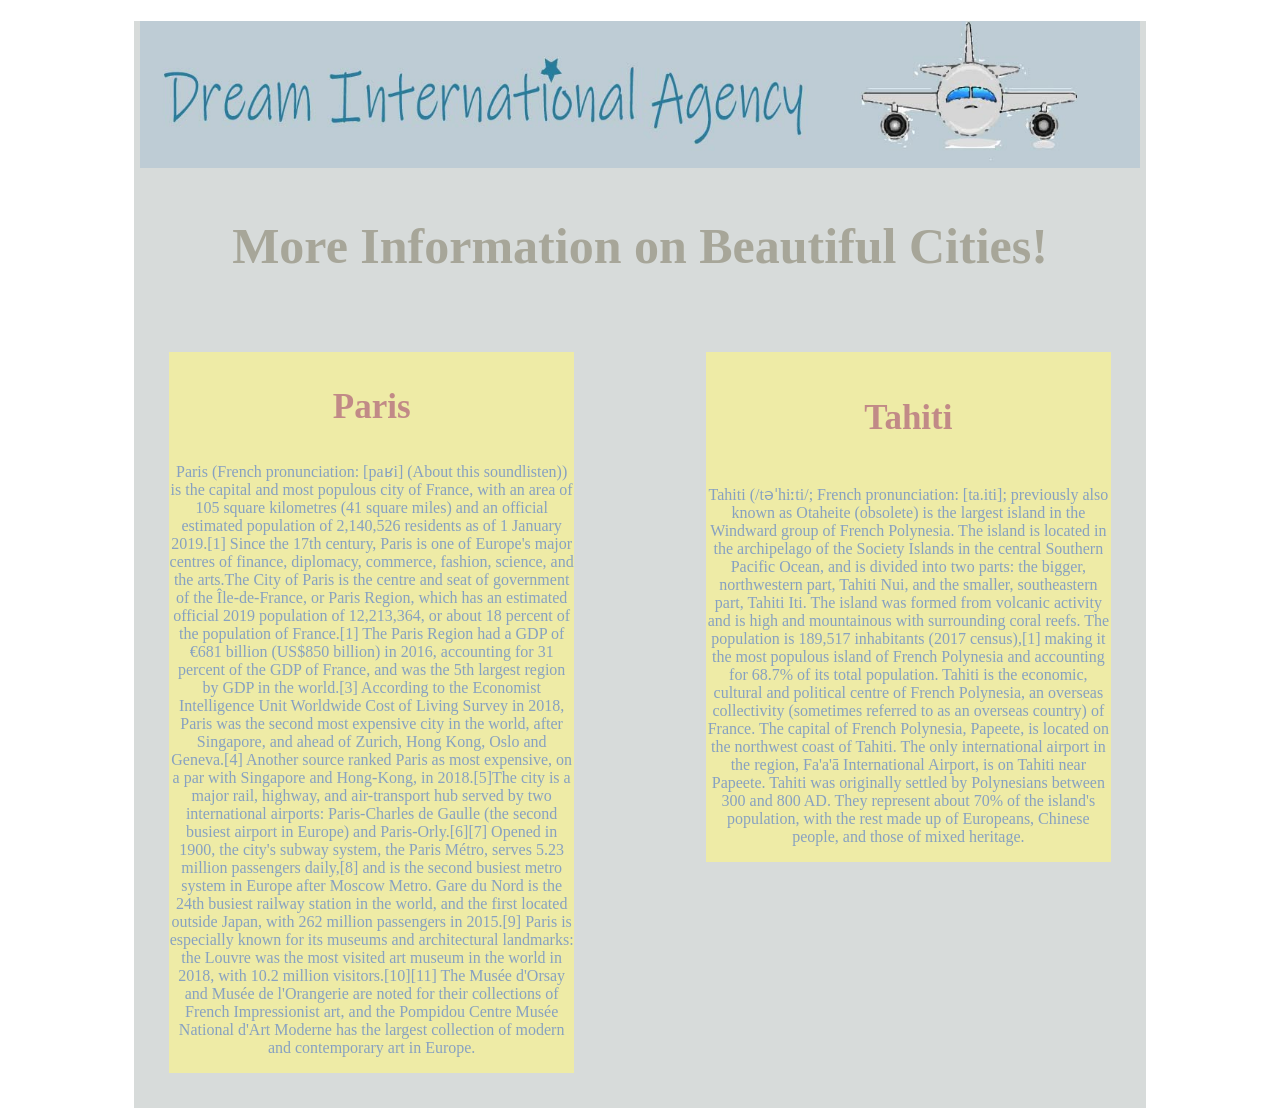
<file: travelagency2.html>
<!DOCTYPE html>
<html>
<head>
	<link rel="stylesheet" type="text/css" href="CSS/travelagency2.css">
	<title></title>
</head>
<body>
<div class="wrapper">
	<header>
	<h1> <img src="images/travelagency-01.jpg"> </h1>
	</header>
	<h2> More Information on Beautiful Cities! </h2>
		<div class="cleared">
		<div class="leftcol"> 
			<h3 class="h2"> Paris </h3>
			<p> Paris (French pronunciation: ​[paʁi] (About this soundlisten)) is the capital and most populous city of France, with an area of 105 square kilometres (41 square miles) and an official estimated population of 2,140,526 residents as of 1 January 2019.[1] Since the 17th century, Paris is one of Europe's major centres of finance, diplomacy, commerce, fashion, science, and the arts.The City of Paris is the centre and seat of government of the Île-de-France, or Paris Region, which has an estimated official 2019 population of 12,213,364, or about 18 percent of the population of France.[1] The Paris Region had a GDP of €681 billion (US$850 billion) in 2016, accounting for 31 percent of the GDP of France, and was the 5th largest region by GDP in the world.[3] According to the Economist Intelligence Unit Worldwide Cost of Living Survey in 2018, Paris was the second most expensive city in the world, after Singapore, and ahead of Zurich, Hong Kong, Oslo and Geneva.[4] Another source ranked Paris as most expensive, on a par with Singapore and Hong-Kong, in 2018.[5]The city is a major rail, highway, and air-transport hub served by two international airports: Paris-Charles de Gaulle (the second busiest airport in Europe) and Paris-Orly.[6][7] Opened in 1900, the city's subway system, the Paris Métro, serves 5.23 million passengers daily,[8] and is the second busiest metro system in Europe after Moscow Metro. Gare du Nord is the 24th busiest railway station in the world, and the first located outside Japan, with 262 million passengers in 2015.[9] Paris is especially known for its museums and architectural landmarks: the Louvre was the most visited art museum in the world in 2018, with 10.2 million visitors.[10][11] The Musée d'Orsay and Musée de l'Orangerie are noted for their collections of French Impressionist art, and the Pompidou Centre Musée National d'Art Moderne has the largest collection of modern and contemporary art in Europe. </p>
		</div>
		<div class="rightcol">
			<h4 class="h2"> Tahiti </h4>
			<p> Tahiti (/təˈhiːti/; French pronunciation: ​[ta.iti]; previously also known as Otaheite (obsolete) is the largest island in the Windward group of French Polynesia. The island is located in the archipelago of the Society Islands in the central Southern Pacific Ocean, and is divided into two parts: the bigger, northwestern part, Tahiti Nui, and the smaller, southeastern part, Tahiti Iti. The island was formed from volcanic activity and is high and mountainous with surrounding coral reefs. The population is 189,517 inhabitants (2017 census),[1] making it the most populous island of French Polynesia and accounting for 68.7% of its total population. Tahiti is the economic, cultural and political centre of French Polynesia, an overseas collectivity (sometimes referred to as an overseas country) of France. The capital of French Polynesia, Papeete, is located on the northwest coast of Tahiti. The only international airport in the region, Fa'a'ā International Airport, is on Tahiti near Papeete. Tahiti was originally settled by Polynesians between 300 and 800 AD. They represent about 70% of the island's population, with the rest made up of Europeans, Chinese people, and those of mixed heritage.</p>
		</div>
</div>


</body>
</html>
</file>
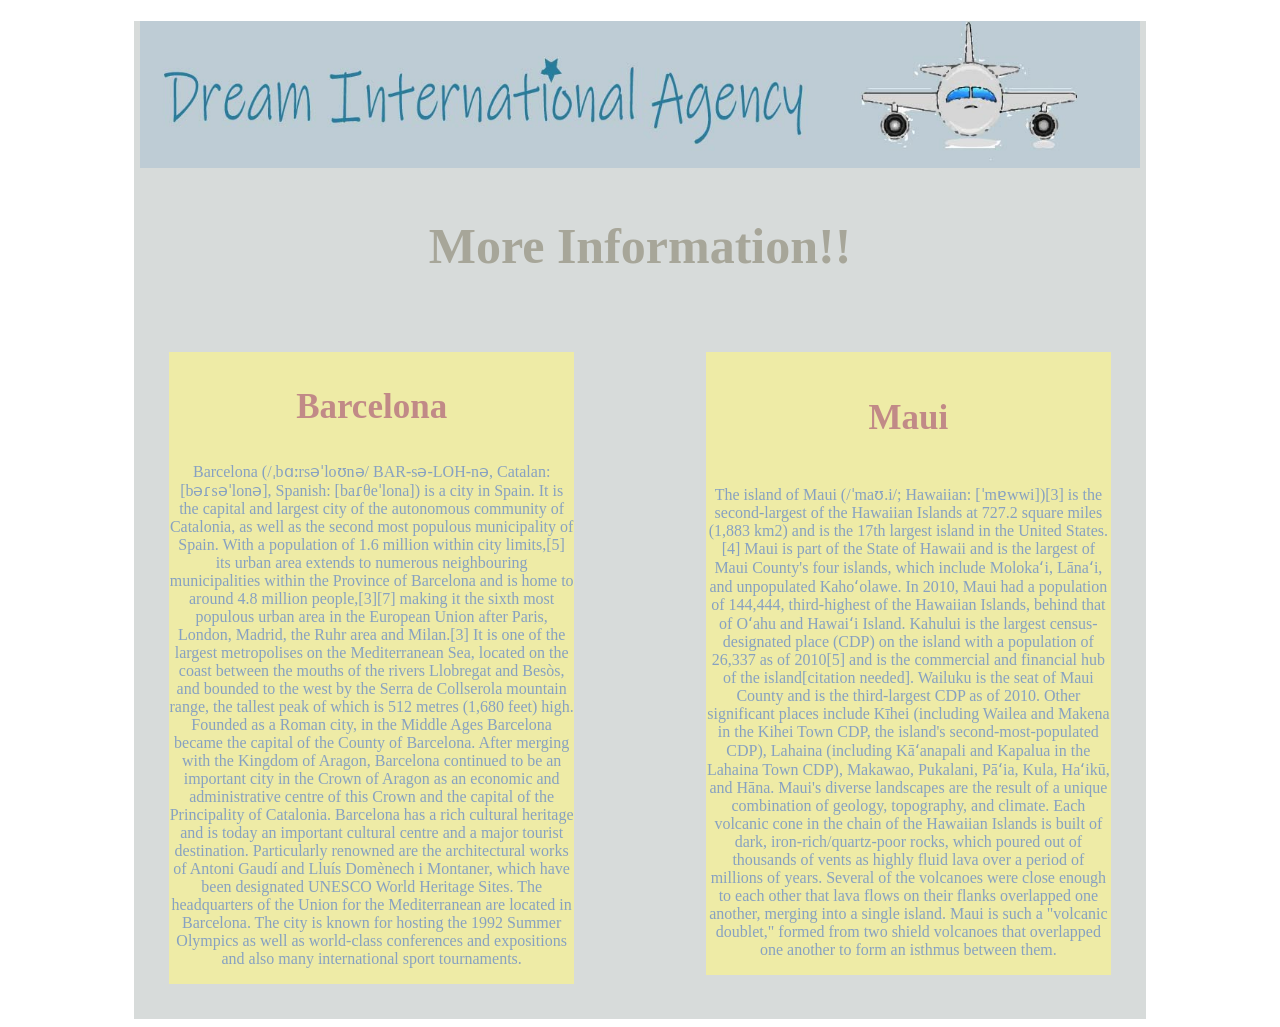
<file: travelagency3.html>
<!DOCTYPE html>
<html>
<head>
	<link rel="stylesheet" type="text/css" href="CSS/travelagency3.css">
	<title></title>
</head>
<body>
<div class="wrapper">
	<header>
	<h1> <img src="images/travelagency-01.jpg"> </h1>
	</header>
	<h2> More Information!! </h2>
		<div class="cleared">
		<div class="leftcol"> 
			<h3 class="h2"> Barcelona </h3>
			<p>Barcelona (/ˌbɑːrsəˈloʊnə/ BAR-sə-LOH-nə, Catalan: [bəɾsəˈlonə], Spanish: [baɾθeˈlona]) is a city in Spain. It is the capital and largest city of the autonomous community of Catalonia, as well as the second most populous municipality of Spain. With a population of 1.6 million within city limits,[5] its urban area extends to numerous neighbouring municipalities within the Province of Barcelona and is home to around 4.8 million people,[3][7] making it the sixth most populous urban area in the European Union after Paris, London, Madrid, the Ruhr area and Milan.[3] It is one of the largest metropolises on the Mediterranean Sea, located on the coast between the mouths of the rivers Llobregat and Besòs, and bounded to the west by the Serra de Collserola mountain range, the tallest peak of which is 512 metres (1,680 feet) high. Founded as a Roman city, in the Middle Ages Barcelona became the capital of the County of Barcelona. After merging with the Kingdom of Aragon, Barcelona continued to be an important city in the Crown of Aragon as an economic and administrative centre of this Crown and the capital of the Principality of Catalonia. Barcelona has a rich cultural heritage and is today an important cultural centre and a major tourist destination. Particularly renowned are the architectural works of Antoni Gaudí and Lluís Domènech i Montaner, which have been designated UNESCO World Heritage Sites. The headquarters of the Union for the Mediterranean are located in Barcelona. The city is known for hosting the 1992 Summer Olympics as well as world-class conferences and expositions and also many international sport tournaments.</p>
		</div>
		<div class="rightcol">
			<h4 class="h2"> Maui </h4>
			<p>The island of Maui (/ˈmaʊ.i/; Hawaiian: [ˈmɐwwi])[3] is the second-largest of the Hawaiian Islands at 727.2 square miles (1,883 km2) and is the 17th largest island in the United States.[4] Maui is part of the State of Hawaii and is the largest of Maui County's four islands, which include Molokaʻi, Lānaʻi, and unpopulated Kahoʻolawe. In 2010, Maui had a population of 144,444, third-highest of the Hawaiian Islands, behind that of Oʻahu and Hawaiʻi Island. Kahului is the largest census-designated place (CDP) on the island with a population of 26,337 as of 2010[5] and is the commercial and financial hub of the island[citation needed]. Wailuku is the seat of Maui County and is the third-largest CDP as of 2010. Other significant places include Kīhei (including Wailea and Makena in the Kihei Town CDP, the island's second-most-populated CDP), Lahaina (including Kāʻanapali and Kapalua in the Lahaina Town CDP), Makawao, Pukalani, Pāʻia, Kula, Haʻikū, and Hāna. Maui's diverse landscapes are the result of a unique combination of geology, topography, and climate. Each volcanic cone in the chain of the Hawaiian Islands is built of dark, iron-rich/quartz-poor rocks, which poured out of thousands of vents as highly fluid lava over a period of millions of years. Several of the volcanoes were close enough to each other that lava flows on their flanks overlapped one another, merging into a single island. Maui is such a "volcanic doublet," formed from two shield volcanoes that overlapped one another to form an isthmus between them.</p>
		</div>
</div>
</div>

</body>
</html>
</file>
<file: CSS/layoutstyle.css>
.flex-container{
	display:flex;
	flex-direction:row;
}
.c1{
	flex:1;
}
h1	{
	text-align:center;
	padding:10px;
	color:#994B79;
	border:2px dashed pink;
	display:inline;
	font-size: 30px;
	margin: 0 auto;
}
.c3{
	flex:1;
}
.c2{
	flex:2;
}
footer{
	font-size:30px;
	text-align:center;
	border:black solid 2px;
	padding:10px;
	margin:10px;
}
img{
	width:100%;
}
a{
	border: 2px black solid;
	padding:5px;
	margin:20px;
	background-color: pink;
	display:block;
	font-size:30px;
	text-decoration: none;
	text-align: center;
	font-weight: bold;
}
a:link{
	color:red;
}
a:visited{
	color:green;
}
a:hover{
	color:blue;
}
a:active{
	color:black;
}
h2{
	color:#994B79;
	font-size:30px;
	text-align: center;
	
}
p{
	color:#819DB4;
	font-size:20px;
	text-align: center;
}
.img{
	width:450px;
}
.pic{
	width:100px;
	height:100px;
}
.left	{
	float: left;
}
</file>
<file: CSS/aboutpage.css>
.bphoto{
	background-image: url(../images/ansel-portrait.jpg);
	height: 100vh;
	background-size: cover;
	background-position: center;
	display: flex;
	flex-direction: column;
	justify-content: center;
	text-align: center;
	align-items: center;
}
.bphoto h1{
	font-size: 60px;
	color:#ec7e38;
	margin-bottom: 5px;
}
.button{
	text-decoration: none;
	font-size: 40px;
	border:black 1px solid;
	padding:10px;
	background-color:#ec7e38;
	border-radius: 10px;
	color:white;
	text-transform: uppercase;
}
a:hover{
	color:#e89d74;
	background-color:#ec7e38;
}
.button2{
	color:#ec7e38;
	padding:5px;
	font-size: 30px;
}
.flexcontainer{
	display:flex;
	flex-direction:row;
	justify-content:flex-start;
	align-content:stretch;
}
p{
	text-align:center;
	font-size:15px;
}
h1{
	color:grey;
	font-size:30px;
	text-align: center;
	border:dashed 3px grey;
}
.F1{
	background-color:#A1B9CD;
}
.F2{
	background-color:#C7B2DF;
}
.F3{
	background-color:#DFB2CA;
}
.F4{
	background-color:#CCE6DD;
}
img{
	width:300px;
	height:300px;
}
</file>
<file: CSS/ansel.css>
.bphoto{
	background-image: url(../images/ansel-portrait.jpg);
	height: 100vh;
	background-size: cover;
	background-position: center;
	display: flex;
	flex-direction: column;
	justify-content: center;
	text-align: center;
	align-items: center;
}
.bphoto h1{
	font-size: 60px;
	color:#ec7e38;
	margin-bottom: 5px;
}
.button{
	text-decoration: none;
	font-size: 40px;
	border:black 1px solid;
	padding:10px;
	background-color:#ec7e38;
	border-radius: 10px;
	color:white;
	text-transform: uppercase;
}
a:hover{
	color:#e89d74;
	background-color:#ec7e38;
}
.button2{
	color:#ec7e38;
	padding:5px;
	font-size: 30px;
}
</file>
<file: CSS/flexbox.css>
.wrapper{
	width:80%;
	margin:0 auto;
}
h1{
	text-align: center;
}
.leftcol{
	float:left;
	width:50%;
	background-color:yellow;
}
.rightcol{
	float:right;
	width:45%;
	background-color: pink;
}
.cleared{
	display:flow-root;
}
.flex-container{
	display:flex;
	background-color: grey;
	flex-direction: row;
	justify-content: space-between;
	margin-top: 20px;

}
.flex-container> div{
	background-color: purple;
	padding:10px;
	margin:10px;
}
img{
	border:5px dashed white;
	float:right;
	margin:5px;
	padding:5px;
}
</file>
<file: CSS/mydesign1.css>
#painting {
	background-color:#E8D9E3;
    width: 200px;
    height: 485px;
    margin-top: 30px;
    margin-left: auto;
    margin-right: auto;
    box-shadow: 10px 10px 0px #8d8d8d;
}
#row1{
	height:300px;
}
#box1{
	height:300px;
	width:60px;
}
.right{
	float:right;
}
.blue{
	background-color:blue;
}
.purple{
	background-color:purple;
}
#divider1{
	height:300px;
	width:10px;
}
.black{
	background-color:black;
}
#box2{
	height:300px;
	width:60px;
}
#divider2{
	height:300px;
	width:10px;
}
#box3{
	width:60px;
	height:93.33px;
}
.red{
	background-color: red;
}
#divider3{
	height:10px;
	width:60px;
}
#box4{
	width:60px;
	height:93.33px;
}
#divider4{
	height:10px;
	width:60px;
}
#box5{
	width:60px;
	height:93.33px;
}
#divider5{
	height:10px;
	width:200px;
}
#box6{
	width:200px;
	height:100px;
}
#divider6{
	height:10px;
	width:200px;
}
.green{
	background-color:green;
}
#box7{
	height:65px;
	width:95px;
}
#divider7{
	height:65px;
	width:10px;
}
#box8{
	height:65px;
	width:95px;
}
</file>
<file: CSS/originalpage.css>
img{
	width:100%;
}
.nav{
	display:inline;
	background-color:#4f4e4d;
	color:white;
	text-align:center;
	flex-direction:row;
}
.img1{
	width:100%;
	height:600px;
}
.flex-container{
	display:flex;
	flex-direction:row;
	justify-content:center;
}
.bphoto{
	background-image: url(../images/aspens_big.jpg);
	height: 60vh;
	background-size: cover;
	background-position: center;
	display: flex;
	flex-direction: column;
	justify-content: center;
	text-align: center;
	align-items: center;
}
.button{
	font-size: 40px;
	color:black;
	background-color: rgba(255, 255, 255, .5);
	padding:10px;
}
.img{
	height:100px;
	width:100px;
	margin-left:145px;
}
h2{
	font-size: 20px;
	text-align:center;
}
.L1{
	background-color: #ec7e38;
}
.flex-container2{
	display:flex;
	flex-direction:row;
	justify-content:flex-start;
	align-content:stretch;
}
ul{
	list-style:none;
	text-align:center;
}
.L2{
	background-color: #e8834b;
}
.L3{
	background-color: #e89160;
}
.L4{
	background-color: #e89d74;
}
h3{
	color:#ec7e38;
	text-align:center;
	font-size:40px;
}
.pic{
	float:left;
	height:50px;
	width:50px;
}
h4{
	font-size:20px;
}
.flexcontainer3{
	display:flex;
	justify-content:flex-start;
}
.B1{
	justify-content:left;
}
.B2{
	justify-content:left;
}
.B3{
	float:right;
}
.B4{
	float:right;
}
p{
	font-size:15px;
}
.img1{
	float:right;
	height:600px;
	width:500px;
	border:solid 2px #ec7e38;
}
.ul{
	justify-content:center;
	color:#4f4e4d;
	float:left;
	font-size:20px;
}
.ul1{
	justify-content:center;
	color:#4f4e4d;
	float:right;
	font-size:20px;
}
.flexcontainer5{
	display:flex;
	border:solid 2px #4f4e4d;
	justify-content:space-between;
}
</file>
<file: CSS/photogallery.css>
figure{
	width:200px;
	margin: auto;
	border:1px solid #777;
	padding:8px;
	box-sizing: border-box;
	background-color: #fff;
}
figure img{
	width:100%;
}
figure figcaption{
	text-align: center;
	padding:8px 4px;
}
.gallery{
	display:flex;
	width:900px;
	margin: auto;
	border:2px dashed gray;
	justify-content:space-between;
	flex-wrap:wrap;
}
*{
	box-sizing: border-box;
}
body{
	background-color: #dedede;
}
h1{
	color:#55576F;
	border:solid #55576F;
	padding:10px;
}
</file>
<file: CSS/popart.css>
#painting{
	background-color: pink;
	width: 800px;
    height: 460px;
    margin-top: 30px;
    margin-left: auto;
    margin-right: auto;
}
.right{
	float:right;
}
#box1{
	width:200px;
	height:200px;
}
#row1{
	height:400px;
}
#columnone{
	width:200px;
}
#columntwo{
	width:200px;
}
#box2{
	width:400px;
	height:400px;
}
h1{
	font-size:50px;
	color:#E2E4BD;
	margin-left:100px;
}
p{
	background-color: #E2E4BD;
	color:#3251DE;

}
#paragraph{
	width:800px;
	height:200px;
	margin-left: auto;
    margin-right: auto;
}
</file>
<file: CSS/travelagency.css>
.wrapper{
	width:80%;
	margin:0 auto;
	background-color: #D7DBDA;
}
img{
	width:1000px;
}
h1{
	text-align: center;
}
.cleared{
	display: flow-root;
}
.leftcol{
	float:left;
	width:40%;
	background-color:#EEEBA6;
	margin:35px;
}
.rightcol{
	float:right;
	width:40%;
	background-color:#EEEBA6;
	margin:35px;
}
.img1{
	width:170px;
	margin-left:120px;
	margin-right:140px;
	border:3px white solid;
	padding:5px;
}
.h2{
	text-align: center;
	color:#C18A87;
	font-size:35px;
}
p{
	text-align:center;
	color:#87A1C1;
}
a{
	color:#87A1C1;
	text-align:center;
}
.flex-container{
	display:flex;
	background-color:#8B9FDD;
	flex-direction: row;
	justify-content: space-between;
}
.flex-container> div{
	background-color:#EEEBA6;
	margin:20px;
}
.cleared{
	display:flow-root;
}
.photo{
	text-align:center;
	font-size:50px;
	border:dashed #EEEBA6 5px;
	padding:10px;
	margin-left:325px;
}
.c1{
	flex:1;
}
.c2{
	flex:2;
}
.c3{
	flex:1;
}
</file>
<file: CSS/travelagency2.css>
.wrapper{
	width:80%;
	margin:0 auto;
	background-color: #D7DBDA;
}
h1{
	text-align: center;
}
img{
	width:1000px;
}
.cleared{
	display: flow-root;
}
.leftcol{
	float:left;
	width:40%;
	background-color:#EEEBA6;
	margin:35px;
}
.rightcol{
	float:right;
	width:40%;
	background-color:#EEEBA6;
	margin:35px;
}
p{
	text-align:center;
	color:#87A1C1;
}
.h2{
	text-align: center;
	color:#C18A87;
	font-size:35px;
}
h2{
	color:#A7A699;
	font-size:50px;
	text-align:center;
}
</file>
<file: CSS/travelagency3.css>
.wrapper{
	width:80%;
	margin:0 auto;
	background-color: #D7DBDA;
}
h1{
	text-align: center;
}
img{
	width:1000px;
}
.cleared{
	display: flow-root;
}
.leftcol{
	float:left;
	width:40%;
	background-color:#EEEBA6;
	margin:35px;
}
.rightcol{
	float:right;
	width:40%;
	background-color:#EEEBA6;
	margin:35px;
}
p{
	text-align:center;
	color:#87A1C1;
}
.h2{
	text-align: center;
	color:#C18A87;
	font-size:35px;
}
h2{
	color:#A7A699;
	font-size:50px;
	text-align:center;
}
</file>
